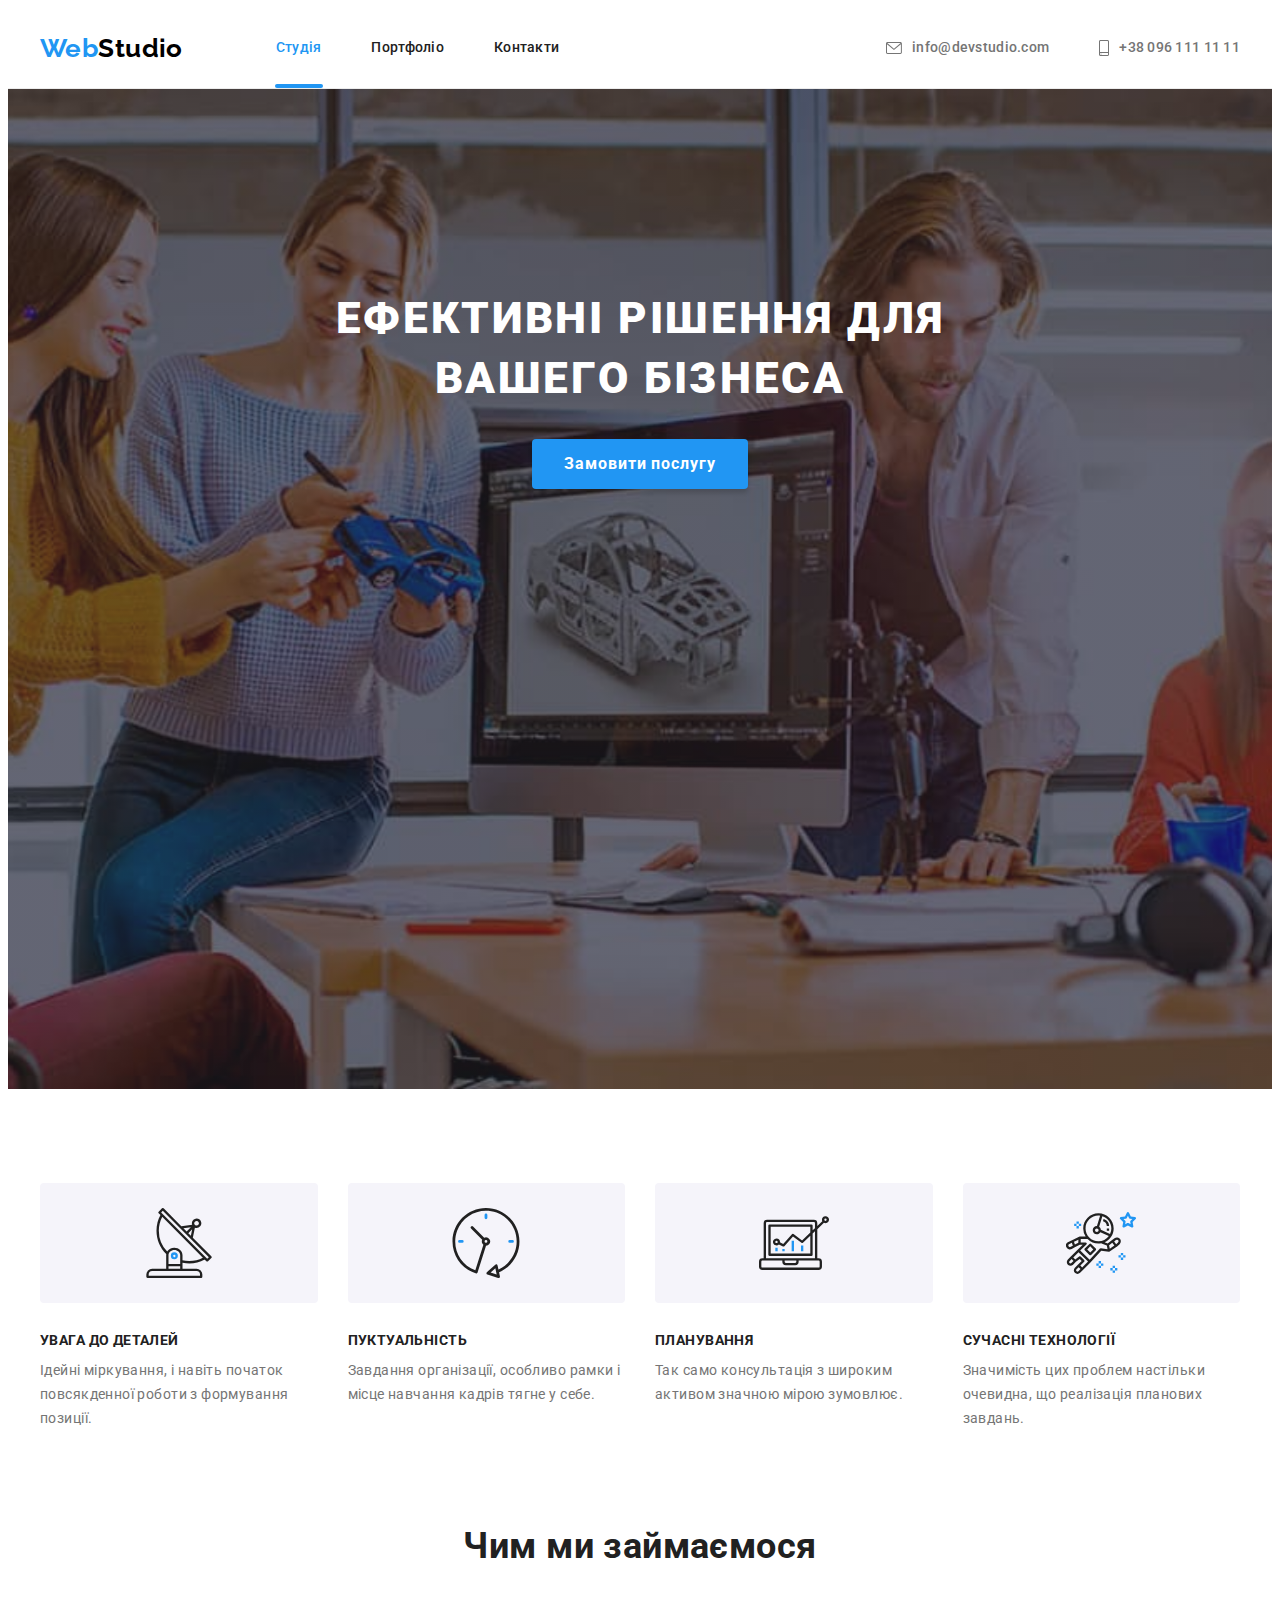
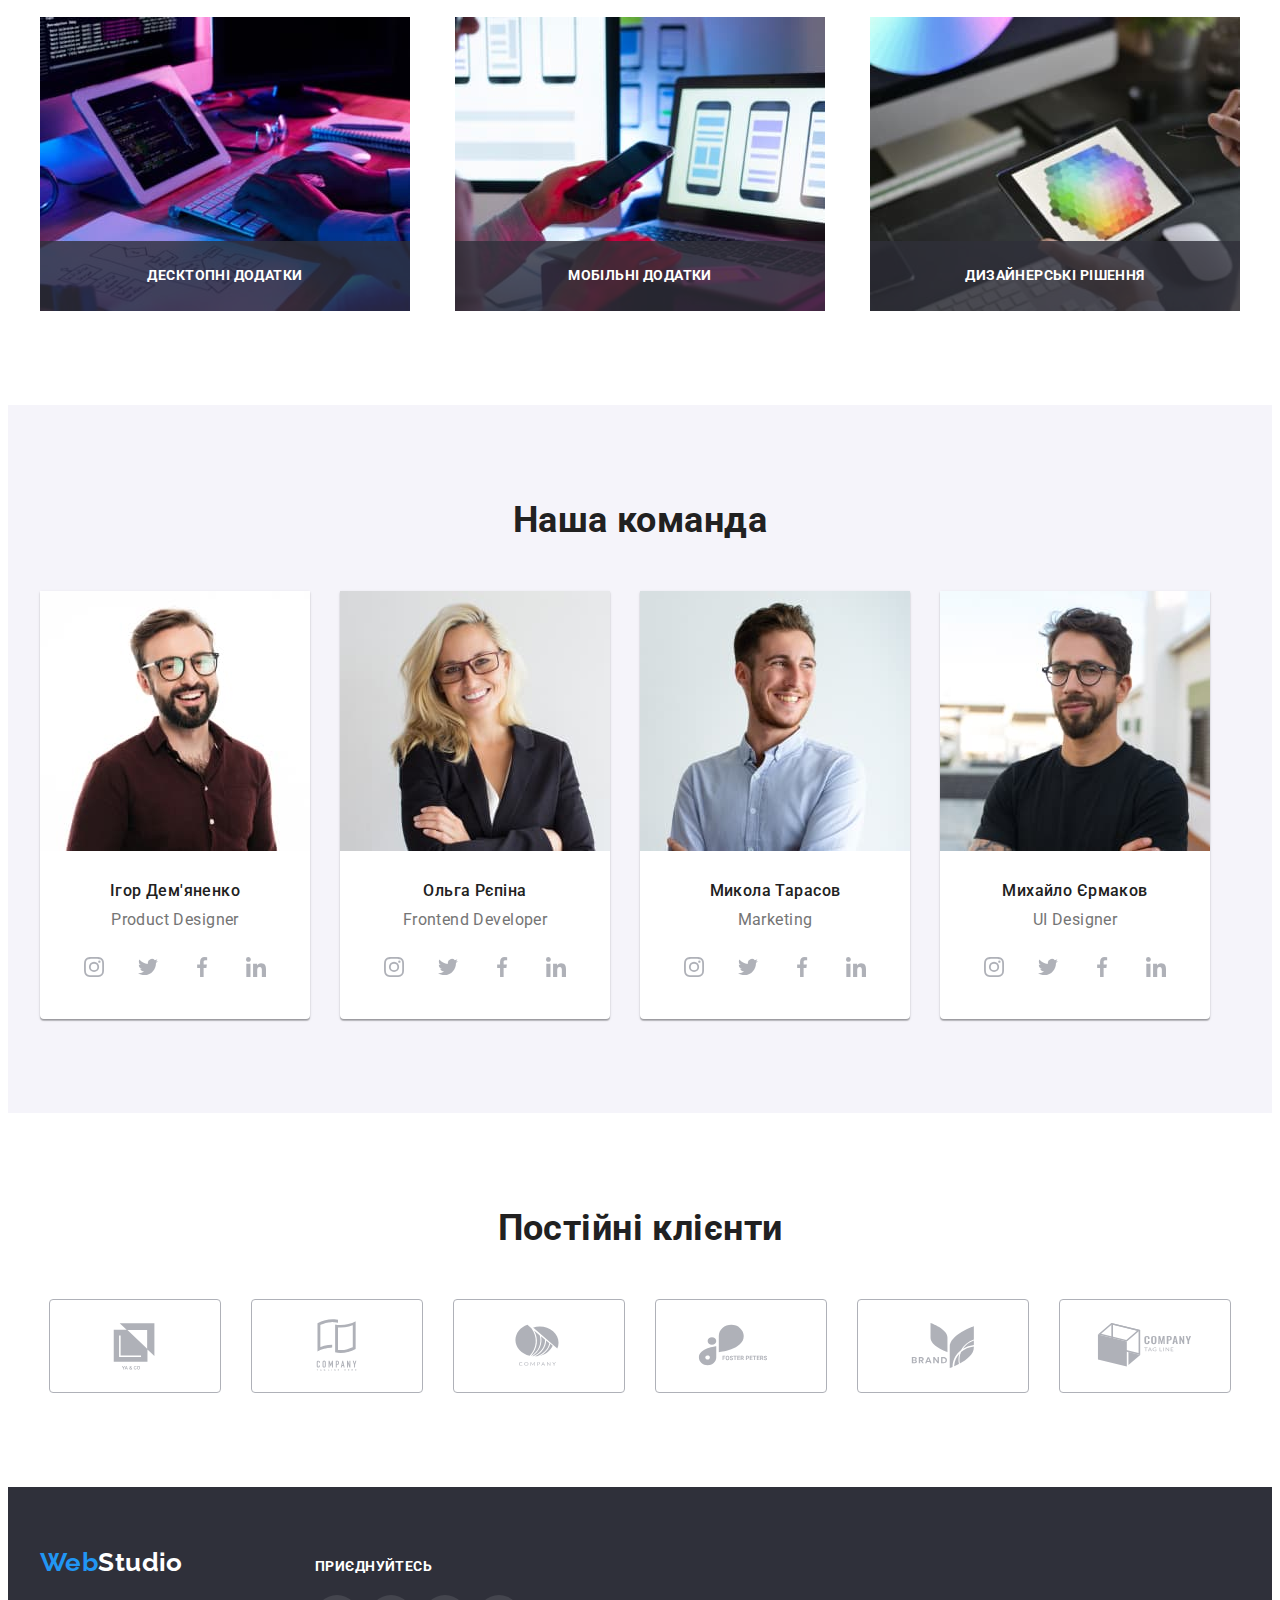
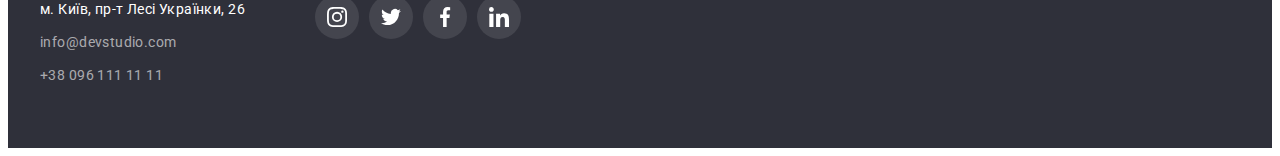
<file: index.html>
<!DOCTYPE html>
<html lang="uk">
<head>
    <meta charset="UTF-8">
    <meta http-equiv="X-UA-Compatible" content="IE=edge">
    <meta name="viewport" content="width=device-width, initial-scale=1.0">
    <title>Студія</title>
    <link href="https://fonts.googleapis.com/css2?family=Raleway:wght@700&family=Roboto:wght@400;500;700;900&display=swap"
        rel="stylesheet">
    <link rel="stylesheet" href="https://cdnjs.cloudflare.com/ajax/libs/modern-normalize/1.1.0/modern-normalize.min.css"
        integrity="sha512-wpPYUAdjBVSE4KJnH1VR1HeZfpl1ub8YT/NKx4PuQ5NmX2tKuGu6U/JRp5y+Y8XG2tV+wKQpNHVUX03MfMFn9Q=="
        crossorigin="anonymous" referrerpolicy="no-referrer">
    <link rel="stylesheet" href="./css/styles.css">
</head>
<body>

    <header>
        <div class="container logo-flex">
            <nav class="site-nav">
                <a href="./index.html" class="logo">
                    <span class="logo accent">Web</span>Studio
                </a>
                <ul class="nav-list style-list">
                    <li class="item"><a href="./index.html" class="list current first">Студія</a></li>
                    <li class="item"><a href="./portfolio.html" class="list">Портфоліо</a></li>
                    <li class="item"><a href="" class="list">Контакти</a></li>
                </ul>
            </nav>
            <div class="contacts-flex">
                <ul class="header-contacts style-list">
                    <li class="item">
                        <a href="mailto:info@devstudio.com" class="list link-contacts"><svg width="16" height="12"
                                class="svg-contacts mail">
                                <use href="./images/sprite.svg#email"></use>
                            </svg>info@devstudio.com</a>
    
                    </li>
                    <li class="item">
                        <a href="tel:+380961111111" class="list link-contacts"><svg width="10" height="16" class="svg-contacts tel">
                                <use href="./images/sprite.svg#smartphone"></use>
                            </svg>+38 096 111 11 11</a>
                    </li>
                </ul>
            </div>
        </div>
    </header>

    <main>
        <section class="overlay">
            <div class="hero">
                <h1 class="hero-title">Ефективні рішення для вашего бізнеса</h1>
                <button data-modal-open type="button" class="btn-hero">Замовити послугу</button>
            </div>
        </section>

        <section class="benefits section padding-no">
            <div class="container">
                <h2 class="visually-hidden">Переваги</h2>
                    <ul class="benefits-list style-list"> 
                        <li class="benefit-card">
                            <div class="benefit-img">
                                <svg width="70" height="70" class="benefit-svg">
                                    <use href="./images/sprite.svg#antenna"></use>
                                </svg>
                            </div>
                            <h3 class="title">Увага до деталей</h3>
                            <p class="benefits-descr">Ідейні міркування, і навіть початок повсякденної роботи з формування позиції.</p>
                        </li>
                        <li class="benefit-card">
                            <div class="benefit-img">
                                <svg width="70" height="70" class="benefit-svg">
                                    <use href="./images/sprite.svg#clock"></use>
                                </svg>
                            </div>
                            <h3 class="title">Пуктуальність</h3>
                            <p class="benefits-descr">Завдання організації, особливо рамки і місце навчання кадрів тягне у себе.</p>
                        </li>
                        <li class="benefit-card">
                            <div class="benefit-img">
                                <svg width="70" height="70" class="benefit-svg">
                                    <use href="./images/sprite.svg#diagram"></use>
                                </svg>
                            </div>
                            <h3 class="title">Планування</h3>
                            <p class="benefits-descr">Так само консультація з широким активом значною мірою зумовлює.</p>
                        </li>
                        <li class="benefit-card">
                            <div class="benefit-img">
                                <svg width="70" height="70" class="benefit-svg">
                                    <use href="./images/sprite.svg#astronaut"></use>
                                </svg>
                            </div>
                            <h3 class="title">Сучасні технології</h3>
                            <p class="benefits-descr">Значимість цих проблем настільки очевидна, що реалізація планових завдань.</p>
                        </li>
                    </ul>
            </div>
        </section>

        <section class="work section">
            <div class="container">
                <h2 class="work-title">Чим ми займаємося</h2>
                <ul class="work-list style-list">
                    <li class="work-card">
                        <div class="work-thumb">
                            <img src="./images/do1.jpg" alt="Працююча людина з планшетом, набирає код" width="370" class="img-space-no">
                            <h3 class="work-descr">Десктопні додатки</h3>
                        </div>
                    </li>
                    <li class="work-card">
                        <div class="work-thumb">
                            <img src="./images/do2.jpg" alt="Людина працює з телефоном та ноутбуком, на екрані дизайн блоків" width="370" class="img-space-no">
                            <h3 class="work-descr">Мобільні додатки</h3>
                        </div>
                    </li>
                    <li class="work-card">
                        <div class="work-thumb">
                            <img src="./images/do3.jpg" alt="Людина з планшетом, на екрані кольорова палітра" width="370" class="img-space-no">
                            <h3 class="work-descr">Дизайнерські рішення</h3>
                        </div>
                    </li>
                </ul>
                </div>
        </section>

        <section class="team  section">
            <div class="container">
                <h2 class="team-title">Наша команда</h2>
                <ul class="team-list style-list">
                    <li class="team-card">
                        <img src="./images/member1.jpg" alt="Член команди 1" width="270" class="img-space-no">
                        <div class="team-box">
                            <h3 class="member-name">Ігор Дем'яненко</h3>
                            <p lang="en" class="member-descr">Product Designer</p>
                            <ul class="social-net-flex style-list">
                                <li class="item">
                                    <a href="#" class="link-social-net">
                                        <svg class="svg-social-net">
                                            <use href="./images/sprite.svg#instagram"></use>
                                        </svg>
                                    </a>
                                </li>
                                <li class="item">
                                    <a href="#" class="link-social-net">
                                        <svg class="svg-social-net">
                                            <use href="./images/sprite.svg#twitter"></use>
                                        </svg>
                                    </a>
                                </li>
                                <li class="item">
                                    <a href="#" class="link-social-net">
                                        <svg class="svg-social-net">
                                            <use href="./images/sprite.svg#facebook"></use>
                                        </svg>
                                    </a>
                                </li>
                                <li class="item">
                                    <a href="#" class="link-social-net">
                                        <svg class="svg-social-net">
                                            <use href="./images/sprite.svg#linkedin"></use>
                                        </svg>
                                    </a>
                                </li>
                            </ul>
                        </div>
                    </li>
                    <li class="team-card">
                        <img src="./images/member2.jpg" alt="Член команди 2" width="270" class="img-space-no">
                        <div class="team-box">
                            <h3 class="member-name">Ольга Рєпіна</h3>
                            <p lang="en" class="member-descr">Frontend Developer</p>
                            <ul class="social-net-flex style-list">
                                <li class="item">
                                    <a href="#" class="link-social-net">
                                        <svg class="svg-social-net">
                                            <use href="./images/sprite.svg#instagram"></use>
                                        </svg>
                                    </a>
                                </li>
                                <li class="item">
                                    <a href="#" class="link-social-net">
                                        <svg class="svg-social-net">
                                            <use href="./images/sprite.svg#twitter"></use>
                                        </svg>
                                    </a>
                                </li>
                                <li class="item">
                                    <a href="#" class="link-social-net">
                                        <svg class="svg-social-net">
                                            <use href="./images/sprite.svg#facebook"></use>
                                        </svg>
                                    </a>
                                </li>
                                <li class="item">
                                    <a href="#" class="link-social-net">
                                        <svg class="svg-social-net">
                                            <use href="./images/sprite.svg#linkedin"></use>
                                        </svg>
                                    </a>
                                </li>
                            </ul>
                        </div> 
                    </li>
                    <li class="team-card">
                        <img src="./images/member3.jpg" alt="Член команди 3" width="270" class="img-space-no">
                        <div class="team-box">
                            <h3 class="member-name">Микола Тарасов</h3>
                            <p lang="en" class="member-descr">Marketing</p>
                            <ul class="social-net-flex style-list">
                                <li class="item">
                                    <a href="#" class="link-social-net">
                                        <svg class="svg-social-net">
                                            <use href="./images/sprite.svg#instagram"></use>
                                        </svg>
                                    </a>
                                </li>
                                <li class="item">
                                    <a href="#" class="link-social-net">
                                        <svg class="svg-social-net">
                                            <use href="./images/sprite.svg#twitter"></use>
                                        </svg>
                                    </a>
                                </li>
                                <li class="item">
                                    <a href="#" class="link-social-net">
                                        <svg class="svg-social-net">
                                            <use href="./images/sprite.svg#facebook"></use>
                                        </svg>
                                    </a>
                                </li>
                                <li class="item">
                                    <a href="#" class="link-social-net">
                                        <svg class="svg-social-net">
                                            <use href="./images/sprite.svg#linkedin"></use>
                                        </svg>
                                    </a>
                                </li>
                            </ul>
                        </div> 
                    </li>
                    <li class="team-card">
                        <img src="./images/member4.jpg" alt="Член команди 4" width="270" class="img-space-no">
                        <div class="team-box">
                            <h3 class="member-name">Михайло Єрмаков</h3>
                            <p lang="en" class="member-descr">UI Designer</p>
                            <ul class="social-net-flex style-list">
                                <li class="item">
                                    <a href="#" class="link-social-net">
                                        <svg class="svg-social-net">
                                            <use href="./images/sprite.svg#instagram"></use>
                                        </svg>
                                    </a>
                                </li>
                                <li class="item">
                                    <a href="#" class="link-social-net">
                                        <svg class="svg-social-net">
                                            <use href="./images/sprite.svg#twitter"></use>
                                        </svg>
                                    </a>
                                </li>
                                <li class="item">
                                    <a href="#" class="link-social-net">
                                        <svg class="svg-social-net">
                                            <use href="./images/sprite.svg#facebook"></use>
                                        </svg>
                                    </a>
                                </li>
                                <li class="item">
                                    <a href="#" class="link-social-net">
                                        <svg class="svg-social-net">
                                            <use href="./images/sprite.svg#linkedin"></use>
                                        </svg>
                                    </a>
                                </li>
                            </ul>
                        </div> 
                    </li>
                </ul>
            </div>
        </section>
        <section class="section">
            <div class="container">
                <h2 class="clients-title">Постійні клієнти</h2>
                <ul class="style-list clients-logo">
                    <li class="item">
                        <a href="#" class="link-client">
                            <svg class="svg-client">
                                <use href="./images/sprite.svg#client1"></use>
                            </svg>
                        </a>
                    </li>
                    <li class="item">
                        <a href="#" class="link-client">
                            <svg class="svg-client">
                                <use href="./images/sprite.svg#client2"></use>
                            </svg>
                        </a>
                    </li>
                    <li class="item">
                        <a href="#" class="link-client">
                            <svg class="svg-client">
                                <use href="./images/sprite.svg#client3"></use>
                            </svg>
                        </a>
                    </li>
                    <li class="item">
                        <a href="#" class="link-client">
                            <svg class="svg-client">
                                <use href="./images/sprite.svg#client4"></use>
                            </svg>
                        </a>
                    </li>
                    <li class="item">
                        <a href="#" class="link-client">
                            <svg class="svg-client">
                                <use href="./images/sprite.svg#client5"></use>
                            </svg>
                        </a>
                    </li>
                    <li class="item">
                        <a href="#" class="link-client">
                            <svg class="svg-client">
                                <use href="./images/sprite.svg#client6"></use>
                            </svg>
                        </a>
                    </li>
                </ul>
            </div>
        </section>

    </main>

    <footer class="footer">
        <div class="container cont-footer">
            <div class="footer-colum1">
                <a href="./index.html" class="logo footer">
                    <span class="logo accent">Web</span>Studio
                </a>
                <address>
                    <ul class="footer-list style-list">
                        <li class="footer-item"><a href="https://goo.gl/maps/CPtrU1FHBa2aNyZL9" target="_blank" rel="noopener noreferrer nofollow" class="footer-map">м. Київ, пр-т Лесі Українки, 26</a></li>
                        <li class="footer-item"><a href="mailto:info@devstudio.com" class="footer-mail">info@devstudio.com</a></li>
                        <li class="footer-item"><a href="tel:+380961111111" class="footer-tel">+38 096 111 11 11</a></li>
                    </ul>
                </address>
            </div>
            <div class="footer-colum2">
                <p class="footer-link-title">Приєднуйтесь</p>
                <ul class="social-net-flex style-list">
                    <li class="item">
                        <a href="#" class="link-social-net link-sn-footer">
                            <svg class="svg-social-net net-footer">
                                <use href="./images/sprite.svg#instagram"></use>
                            </svg>
                        </a>
                    </li>
                    <li class="item">
                        <a href="#" class="link-social-net link-sn-footer">
                            <svg class="svg-social-net net-footer">
                                <use href="./images/sprite.svg#twitter"></use>
                            </svg>
                        </a>
                    </li>
                    <li class="item">
                        <a href="#" class="link-social-net link-sn-footer">
                            <svg class="svg-social-net net-footer">
                                <use href="./images/sprite.svg#facebook"></use>
                            </svg>
                        </a>
                    </li>
                    <li class="item">
                        <a href="#" class="link-social-net link-sn-footer">
                            <svg class="svg-social-net net-footer">
                                <use href="./images/sprite.svg#linkedin"></use>
                            </svg>
                        </a>
                    </li>
                </ul>
            </div>
        </div>
    </footer>

    <div data-modal class="backdrop is-hidden">
        <div class="modal">
            <button data-modal-close class="close-btn"> 
                <div><img src="./images/close.svg"></div>
            </button>
        </div>
    </div>
    <script src="./modal.js"></script>
</body>
</html>
</file>
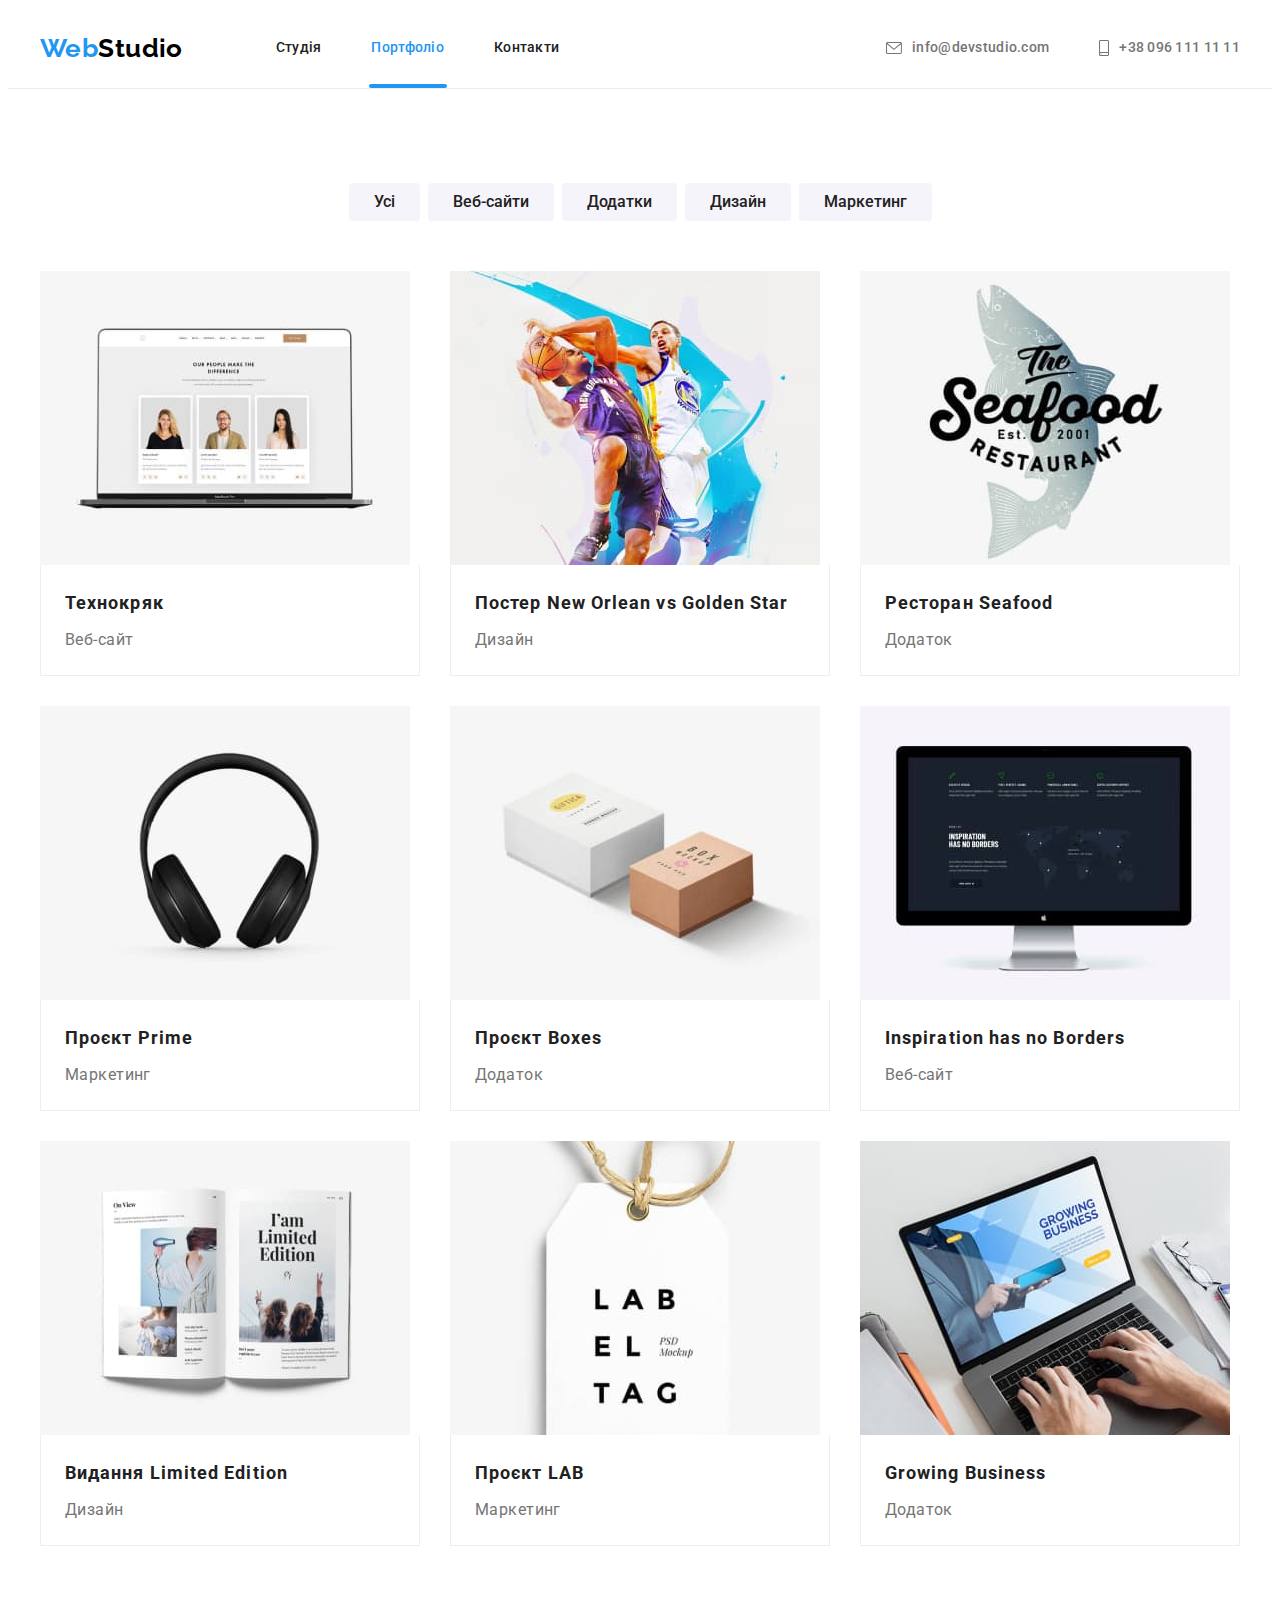
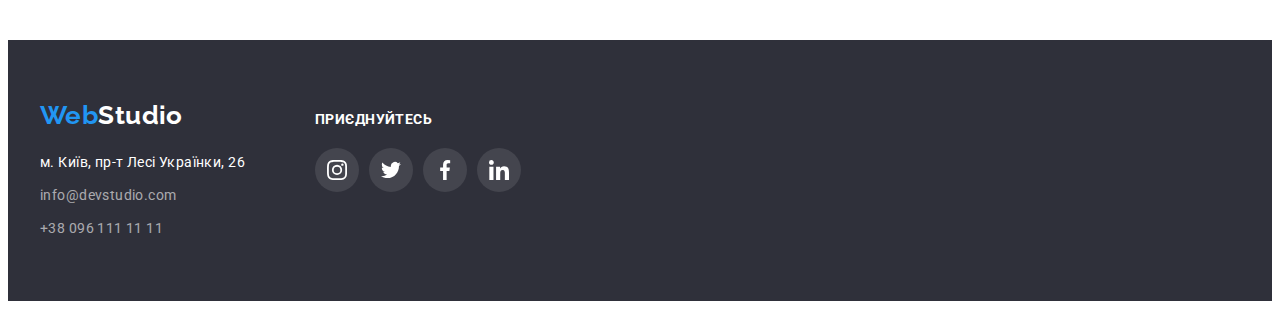
<file: portfolio.html>
<!DOCTYPE html>
<html lang="uk">

<head>
    <meta charset="UTF-8">
    <meta http-equiv="X-UA-Compatible" content="IE=edge">
    <meta name="viewport" content="width=device-width, initial-scale=1.0">
    <title>Портфоліо</title>
    <link href="https://fonts.googleapis.com/css2?family=Raleway:wght@700&family=Roboto:wght@400;500;700;900&display=swap"
        rel="stylesheet">
    <link rel="stylesheet" href="https://cdnjs.cloudflare.com/ajax/libs/modern-normalize/1.1.0/modern-normalize.min.css"
        integrity="sha512-wpPYUAdjBVSE4KJnH1VR1HeZfpl1ub8YT/NKx4PuQ5NmX2tKuGu6U/JRp5y+Y8XG2tV+wKQpNHVUX03MfMFn9Q=="
        crossorigin="anonymous" referrerpolicy="no-referrer" />
    <link rel="stylesheet" href="./css/styles.css">
</head>

<body>

    <header>
        <div class="container logo-flex">
            <nav class="site-nav">
                <a href="./index.html" class="logo">
                    <span class="logo accent">Web</span>Studio
                </a>
                <ul class="nav-list style-list">
                    <li class="item"><a href="./index.html" class="list">Студія</a></li>
                    <li class="item"><a href="./portfolio.html" class="list current second">Портфоліо</a></li>
                    <li class="item"><a href="" class="list">Контакти</a></li>
                </ul>
            </nav>
            <div class="contacts-flex">
                <ul class="header-contacts style-list">
                    <li class="item">
                        <a href="mailto:info@devstudio.com" class="list link-contacts"><svg width="16" height="12"
                                class="svg-contacts mail">
                                <use href="./images/sprite.svg#email"></use>
                            </svg>info@devstudio.com</a>
    
                    </li>
                    <li class="item">
                        <a href="tel:+380961111111" class="list link-contacts"><svg width="10" height="16"
                                class="svg-contacts tel">
                                <use href="./images/sprite.svg#smartphone"></use>
                            </svg>+38 096 111 11 11</a>
                    </li>
                </ul>
            </div>
        </div>
    </header>

    <main>
        <section class="section">
            <div class="container">
                <h1 class="visually-hidden">Портфоліо</h1>
                <ul class="filter-list style-list">
                    <li><button type="button" class="btn-list">Усі</button></li>
                    <li><button type="button" class="btn-list">Веб-сайти</button></li>
                    <li><button type="button" class="btn-list">Додатки</button></li>
                    <li><button type="button" class="btn-list">Дизайн</button></li>
                    <li><button type="button" class="btn-list btn-no-margin">Маркетинг</button></li>
                </ul>
                
                <ul class="projects style-list">
                    <li class="projects-card shadow">
                        <div class="portfolio-thumb">
                            <div class="portfolio-overlay">
                                <p class="portfolio-desc">Ресурс пропонує комплексні пропозиції з різним рівнем функціоналу та сервісів. Все це дозволить відвідувачу отримати
                                вичерпні відомості про компанію чи приватну особу.</p>
                            </div>
                            <img src="./images/project1.jpg" alt="Ноутбук на екрані якого веб-сайт" width="370" class="img-space-no">
                        </div>
                        <div class="border-card">
                            <h2 class="project-title">Технокряк</h2>
                            <p class="type-project">Веб-сайт</p>
                        </div>
                    </li>
                    <li class="projects-card shadow">
                        <div class="portfolio-thumb">
                            <div class="portfolio-overlay">
                                <p class="portfolio-desc">Ресурс пропонує комплексні пропозиції з різним рівнем функціоналу та сервісів. Все це дозволить відвідувачу отримати вичерпні відомості про компанію чи приватну особу.
                                </p>
                            </div>
                            <img src="./images/project2.jpg" alt="Два волейболіста з мячем" width="370" class="img-space-no">
                        </div>
                        <div class="border-card">
                            <h2 class="project-title">Постер New Orlean vs Golden Star</h2>
                            <p class="type-project">Дизайн</p>
                        </div>
                    </li>
                    <li class="projects-card shadow">
                        <div class="portfolio-thumb">
                            <div class="portfolio-overlay">
                                <p class="portfolio-desc">Ресурс пропонує комплексні пропозиції з різним рівнем функціоналу та сервісів. Все це
                                    дозволить відвідувачу отримати вичерпні відомості про компанію чи приватну особу.
                                </p>
                            </div>
                            <img src="./images/project3.jpg" alt="Логотип ресторану в вигляді риби" width="370" class="img-space-no">
                        </div>
                        <div class="border-card">
                            <h2 class="project-title">Ресторан Seafood</h2>
                            <p class="type-project">Додаток</p>
                        </div>
                    </li>
                    <li class="projects-card shadow">
                        <div class="portfolio-thumb">
                            <div class="portfolio-overlay">
                                <p class="portfolio-desc">Ресурс пропонує комплексні пропозиції з різним рівнем функціоналу та сервісів. Все це
                                    дозволить відвідувачу отримати вичерпні відомості про компанію чи приватну особу.
                                </p>
                            </div>
                            <img src="./images/project4.jpg" alt="Наушники" width="370" class="img-space-no">
                        </div>
                        <div class="border-card">
                            <h2 class="project-title">Проєкт Prime</h2>
                            <p class="type-project">Маркетинг</p>
                        </div>
                    </li>
                    <li class="projects-card shadow">
                        <div class="portfolio-thumb">
                            <div class="portfolio-overlay">
                                <p class="portfolio-desc">Ресурс пропонує комплексні пропозиції з різним рівнем функціоналу та сервісів. Все це
                                    дозволить відвідувачу отримати вичерпні відомості про компанію чи приватну особу.
                                </p>
                            </div>
                            <img src="./images/project5.jpg" alt="Дві коробки" width="370" class="img-space-no">
                        </div>
                        <div class="border-card">
                            <h2 class="project-title">Проєкт Boxes</h2>
                            <p class="type-project">Додаток</p>
                        </div>
                    </li>
                    <li class="projects-card shadow">
                        <div class="portfolio-thumb">
                            <div class="portfolio-overlay">
                                <p class="portfolio-desc">Ресурс пропонує комплексні пропозиції з різним рівнем функціоналу та сервісів. Все це
                                    дозволить відвідувачу отримати вичерпні відомості про компанію чи приватну особу.
                                </p>
                            </div>
                            <img src="./images/project6.jpg" alt="Комп'ютер Apple" width="370" class="img-space-no">
                        </div>
                        <div class="border-card">
                            <h2 lang="en" class="project-title">Inspiration has no Borders</h2>
                            <p class="type-project">Веб-сайт</p>
                        </div>
                    </li>
                    <li class="projects-card shadow">
                        <div class="portfolio-thumb">
                            <div class="portfolio-overlay">
                                <p class="portfolio-desc">Ресурс пропонує комплексні пропозиції з різним рівнем функціоналу та сервісів. Все це
                                    дозволить відвідувачу отримати вичерпні відомості про компанію чи приватну особу.
                                </p>
                            </div>
                            <img src="./images/project7.jpg" alt="Розгорнутий журнал" width="370" class="img-space-no">
                        </div>
                        <div class="border-card">
                            <h2 class="project-title">Видання Limited Edition</h2>
                            <p class="type-project">Дизайн</p>
                        </div>
                    </li>
                    <li class="projects-card shadow">
                        <div class="portfolio-thumb">
                            <div class="portfolio-overlay">
                                <p class="portfolio-desc">Ресурс пропонує комплексні пропозиції з різним рівнем функціоналу та сервісів. Все це
                                    дозволить відвідувачу отримати вичерпні відомості про компанію чи приватну особу.
                                </p>
                            </div>
                            <img src="./images/project8.jpg" alt="Етикетка з написом LAB EL TAG" width="370" class="img-space-no">
                        </div>
                        <div class="border-card">
                            <h2 class="project-title">Проєкт LAB</h2>
                            <p class="type-project">Маркетинг</p>
                        </div>
                    </li>
                    <li class="projects-card shadow">
                        <div class="portfolio-thumb">
                            <div class="portfolio-overlay">
                                <p class="portfolio-desc">Ресурс пропонує комплексні пропозиції з різним рівнем функціоналу та сервісів. Все це
                                    дозволить відвідувачу отримати вичерпні відомості про компанію чи приватну особу.
                                </p>
                            </div>
                            <img src="./images/project9.jpg" alt="Людина працює за ноутбуком" width="370" class="img-space-no"> 
                        </div>
                        <div class="border-card">
                            <h2 lang="en" class="project-title">Growing Business</h2>
                            <p class="type-project">Додаток</p>
                        </div>
                    </li>
                </ul>
            </div>
        </section>
    </main>

    <footer class="footer">
        <div class="container cont-footer">
            <div class="footer-colum1">
                <a href="./index.html" class="logo footer">
                    <span class="logo accent">Web</span>Studio
                </a>
                <address>
                    <ul class="footer-list style-list">
                        <li class="footer-item"><a href="https://goo.gl/maps/CPtrU1FHBa2aNyZL9" target="_blank"
                                rel="noopener noreferrer nofollow" class="footer-map">м. Київ, пр-т Лесі Українки, 26</a>
                        </li>
                        <li class="footer-item"><a href="mailto:info@devstudio.com"
                                class="footer-mail">info@devstudio.com</a></li>
                        <li class="footer-item"><a href="tel:+380961111111" class="footer-tel">+38 096 111 11 11</a></li>
                    </ul>
                </address>
            </div>
            <div class="footer-colum2">
                <p class="footer-link-title">Приєднуйтесь</p>
                <ul class="social-net-flex style-list">
                    <li class="item">
                        <a href="#" class="link-social-net link-sn-footer">
                            <svg class="svg-social-net net-footer">
                                <use href="./images/sprite.svg#instagram"></use>
                            </svg>
                        </a>
                    </li>
                    <li class="item">
                        <a href="#" class="link-social-net link-sn-footer">
                            <svg class="svg-social-net net-footer">
                                <use href="./images/sprite.svg#twitter"></use>
                            </svg>
                        </a>
                    </li>
                    <li class="item">
                        <a href="#" class="link-social-net link-sn-footer">
                            <svg class="svg-social-net net-footer">
                                <use href="./images/sprite.svg#facebook"></use>
                            </svg>
                        </a>
                    </li>
                    <li class="item">
                        <a href="#" class="link-social-net link-sn-footer">
                            <svg class="svg-social-net net-footer">
                                <use href="./images/sprite.svg#linkedin"></use>
                            </svg>
                        </a>
                    </li>
                </ul>
            </div>
        </div>
    </footer>


</body>

</html>
</file>
<file: css/styles.css>
:root {
--primary-text-color: #757575;
--secondary-text-color: #212121;
--accent-color: #2196F3;
--primary-white-color: #FFFFFF;
--secondary-bgrc: #2F303A;
--third-bgr: #F5F4FA;
--border-header-color: #ECECEC;
--border-card-color: #EEEEEE;
--bgc-hero: #C4C4C4;
--btn-hero-active: #188CE8;
--link-color: #AFB1B8;
}


body {
    background-color: var(--primary-white-color);
    color: var(--primary-text-color);
    font-family: 'Roboto', sans-serif;
    font-size: 14px;
    letter-spacing: 0.03em;
}


.container {
    width: 1200px;
    padding-left: 15px;
    padding-right: 15px;
    margin: 0 auto;
}

.section {
    padding-top: 94px;
    padding-bottom: 94px;
}

.style-list {
    list-style-type: none;
    margin-top: 0;
    margin-bottom: 0;
    padding-left: 0;
}

.img-space-no {
    display: block;
}

/* Header */

header {
    border-bottom: 1px solid;
    border-bottom-color: var(--border-header-color);
}

.logo-flex,
.site-nav,
.nav-list,
.header-contacts {
    display: flex;
    align-items: center;
}


.logo {
    color: #000;
    text-decoration: none;
    font-family: 'Raleway';
    font-weight: 700;
    font-size: 26px;
    line-height: 1.19;
}

.logo.accent {
    color: var(--accent-color);
}

.nav-list {
    margin-left: 93px;
}

.nav-list .item + .item,
.header-contacts .item + .item {
    margin-left: 50px;
}

.nav-list .list {
    display: inline-block;
    padding-top: 32px;
    padding-bottom: 32px;

    color: var(--secondary-text-color);
    text-decoration: none;
    font-weight: 500;
    line-height: 1.14;
    letter-spacing: 0.02em;
    transition: color 250ms cubic-bezier(0.4, 0, 0.2, 1);
}

.list.current {
    color: var(--accent-color);
    align-items: center;
}

.nav-list .item {
    position: relative;
}

.list.current::after {
    position: absolute;
    bottom: 0;
    left: 50%;
    transform: translate(-50%);

    content: "";
    display: block;
    height: 4px;
    background-color: var(--accent-color);
    border-radius: 2px; 
}

.list.current.first::after {
    width: 48px;
}

.list.current.second::after {
    width: 78px;
}



.contacts-flex {
    margin-left: auto;
}

.header-contacts .list {
    padding-top: 32px;
    padding-bottom: 32px;
    display: flex;

    color: var(--primary-text-color);
    text-decoration: none;
    font-weight: 500;
    line-height: 1.14;
    letter-spacing: 0.02em;
    text-align: center;
    transition: color 250ms cubic-bezier(0.4, 0, 0.2, 1);
}

.svg-contacts {
    fill: currentColor;
    margin-right: 10px;
}

.link-contacts {
    display: flex;
    align-items: center;
}

.nav-list .list:hover,
.nav-list .list:focus,
.header-contacts .list:hover,
.header-contacts .list:focus {
    color: var(--accent-color);
}


/* Hero */
.overlay {
    height: 600px;
    max-width: 1600px;
    margin-left: auto;
    margin-right: auto;
    background-image: linear-gradient(
        to right,
        rgba(47, 48, 58, 0.4),
        rgba(47, 48, 58, 0.4)), 
        url(../images/herobg.jpg);
    background-size: cover;
    background-position: center;
    padding-top: 200px;
    padding-bottom: 200px;
    background-color: var(--bgc-hero);
}

.hero {
    text-align: center;
}


.hero-title {
    margin: 0 auto 30px auto;

    color: var(--primary-white-color);
    font-weight: 900;
    font-size: 44px;
    line-height: 1.36;
    letter-spacing: 0.06em;
    text-transform: uppercase;
    max-width: 696px;
}

.btn-hero {
    cursor: pointer;
    color: var(--primary-white-color);
    background-color: var(--accent-color);
    font-weight: 700;
    font-size: 16px;
    line-height: 1.88;
    letter-spacing: 0.06em;
    font-family: 'Roboto';
    border-radius: 4px;
    border: none;
    box-shadow: 0px 4px 4px rgba(0, 0, 0, 0.15);
    padding: 10px 32px;
    transition: background-color 250ms cubic-bezier(0.4, 0, 0.2, 1);
}

.btn-hero:active,
.btn-hero:hover {
    background-color: var(--btn-hero-active);
}

/* Benefits  and do (title)*/ 

.visually-hidden {
    position: absolute;
    white-space: nowrap;
    width: 1px;
    height: 1px;
    overflow: hidden;
    border: 0;
    padding: 0;
    clip: rect(0 0 0 0);
    clip-path: inset(50%);
    margin: -1px;
}

.benefits-list {
    display: flex;
}

.benefit-card {
    width: calc((100% - 90px)/4);
}

.benefit-card:not(:last-of-type) {
    margin-right: 30px;
}

.benefit-img {
    background-color: var(--third-bgr);
    border-radius: 4px;
    display: flex;
    align-items: center;
    justify-content: center;
    height: 120px;
}

.benefit-svg {
    display: block;
}

.benefits-list .title {
    margin-top: 30px;
    margin-bottom: 10px;

    color: var(--secondary-text-color);
    font-weight: 700;
    font-size: 14px;
    line-height: 1.14;
    text-transform: uppercase;
}

.benefits-descr {
    margin-top: 0;
    margin-bottom: 0;

    line-height: 1.71;
}

.section.padding-no {
    padding-bottom: 0;
}
/* What we do */

.work-list {
    display: flex;
    justify-content: space-between;
}

.work-title,
.team-title,
.clients-title {
    margin-top: 0;
    margin-bottom: 50px;
    text-align: center;

    color: var(--secondary-text-color);
    font-weight: 700;
    font-size: 36px;
    line-height: 1.17;
}
.work-thumb {
    position: relative;
}

.work-thumb::before {
    position: absolute;
    bottom: 0;
    left: 0;
    display: inline-block;
    content: "";
    width: 100%;
    height: 70px;
    background: rgba(47, 48, 58, 0.8);
}

.work-descr {
    position: absolute;
    bottom: 27px;
    left: 50%;
    transform: translate(-50%, 0);
    margin: 0;
    max-width: 19x;

    text-transform: uppercase;
    font-weight: 700;
    font-size: 14px;
    line-height: 1.14;
    color: var(--primary-white-color);
}

/* Team */
.team {
    background-color: var(--third-bgr);
}

.team-list {
    display: flex;
}

.team-card {
    text-align: center;
    width: 270px;

    box-shadow: 0px 1px 3px rgba(0, 0, 0, 0.12), 0px 1px 1px rgba(0, 0, 0, 0.14), 0px 2px 1px rgba(0, 0, 0, 0.2);
    border-radius: 0px 0px 4px 4px;
    background-color: var(--primary-white-color);
    
}

.team-card:not(:last-of-type) {
    margin-right: 30px;
}

.team-box {
    padding-top: 30px;
    padding-bottom: 30px;
}

.member-name {
    margin-bottom: 10px;
    margin-top: 0;

    color: var(--secondary-text-color);
    font-weight: 500;
    font-size: 16px;
    line-height: 1.19;
}

.member-descr {
    margin-top: 0;
    margin-bottom: 16px;
    
    font-size: 16px;
    line-height: 1.19;
}

/* Social-links */

.link-social-net {
    display: flex;
    height: 44px;
    width: 44px;
    border-radius: 50%;
    align-items: center;
    justify-content: center;
    color: var(--link-color);
    transition: color 250ms cubic-bezier(0.4, 0, 0.2, 1), background-color 250ms cubic-bezier(0.4, 0, 0.2, 1);;
}


.svg-social-net.net-footer {
    fill: var(--primary-white-color);
}

.social-net-flex,
.social-net-flex .item {
    display: flex;
}

.team-box > .social-net-flex {
    justify-content: center;
}

.social-net-flex > .item + .item {
    margin-left: 10px;
}

.link-social-net.link-sn-footer {
    background-color: rgba(255, 255, 255, 0.1);
}

.svg-social-net {
    width: 20px;
    height: 20px;
    fill: currentColor;
}

.item .link-social-net:hover,
.item .link-social-net:focus {
    background-color: var(--accent-color);
    color: var(--primary-white-color);
}


/* Clients */

.clients-logo {
    display: flex;
    justify-content: center;

}


.svg-client {
    width: 106px;
    height: 60px;
    fill: currentColor;
}

.clients-logo > .item + .item {
    margin-left: 30px;
}

.link-client {
    border: 1px solid;
    border-color: var(--link-color);
    border-radius: 4px;
    display: flex;
    align-items: center;
    justify-content: center;
    height: 92px;
    width: 170px;
    color: var(--link-color);
    transition: color 250ms cubic-bezier(0.4, 0, 0.2, 1), border-color 250ms cubic-bezier(0.4, 0, 0.2, 1);;
}

.link-client:hover,
.link-client:focus {
    border-color: var(--accent-color);
    color: var(--accent-color);
}


/* Footer */

footer {
    background-color: var(--secondary-bgrc);
    padding-top: 60px;
    padding-bottom: 60px;
}


.logo.footer {
    margin-bottom: 20px;

    color: var(--primary-white-color);
    display: inline-block;
}


.footer-map {
    color: var(--primary-white-color);
    text-decoration: none;
    font-style: normal;
    display: inline-block;
    line-height: 1.71;
    transition: color 250ms cubic-bezier(0.4, 0, 0.2, 1);
}

.footer-list .footer-item + .footer-item {
    margin-top: 9px;
}

.footer-mail,
.footer-tel {
    display: inline-block;

   color: rgba(255, 255, 255, 0.6);
   text-decoration: none;
   font-style: normal;
   line-height: 1.71;
    transition: color 250ms cubic-bezier(0.4, 0, 0.2, 1);
}

.footer-map:hover,
.footer-map:focus,
.footer-mail:hover,
.footer-mail:focus,
.footer-tel:hover,
.footer-tel:focus {
    color: var(--accent-color);
}

.footer-link-title {
    margin-top: 12px;
    margin-bottom: 20px;
    text-transform: uppercase;
    color: var(--primary-white-color);
    font-weight: 700;
    line-height: 1.14;
}

.cont-footer {
    display: flex;
}

.footer-colum2 {
    margin-left: 70px;
}

/* Portfolio-filter */

.filter-list {
    display: flex;
    justify-content: center;
    margin-bottom: 50px;
}

.filter-list .btn-list {
    margin-right: 8px;
}

.filter-list .btn-no-margin.btn-list {
    margin-right: 0;
}

.filter-list .btn-list {
    padding: 6px 25px;
    color: var(--secondary-text-color);
    background-color: var(--third-bgr);
    border: none;
    cursor: pointer;
    font-family: 'Roboto';
    font-weight: 500;
    font-size: 16px;
    line-height: 1.62;
    border-radius: 4px;
    transition: color 250ms cubic-bezier(0.4, 0, 0.2, 1), background-color 250ms cubic-bezier(0.4, 0, 0.2, 1);
}

.filter-list .btn-list:hover,
.filter-list .btn-list:focus {
    color: var(--primary-white-color);
    background-color: var(--accent-color);
    box-shadow: 0px 3px 1px rgba(0, 0, 0, 0.1), 0px 1px 2px rgba(0, 0, 0, 0.08), 0px 2px 2px rgba(0, 0, 0, 0.12);
}

/* Portfolio-projects */

.projects {
    display: flex;
    flex-wrap: wrap;
}

.projects-card {
    width: calc((100% - 60px)/3);
}

.projects-card.shadow:hover {
    box-shadow: 0px 1px 1px rgba(0, 0, 0, 0.12), 0px 4px 4px rgba(0, 0, 0, 0.06), 1px 4px 6px rgba(0, 0, 0, 0.16);
}

.border-card {
    padding: 20px 24px;
    border-bottom: 1px solid;
    border-left: 1px solid;
    border-right: 1px solid;
    border-color: var(--border-card-color);
}

.projects-card:not(:nth-child(3n)) {
    margin-right: 30px;
}

.projects-card:not(:nth-last-child(-n + 3)) {
    margin-bottom: 30px;
}

.project-title {
    margin-bottom: 4px;
    margin-top: 0;

    color: var(--secondary-text-color);
    font-weight: 700;
    font-size: 18px;
    line-height: 2;
    letter-spacing: 0.06em;
}

.type-project {
    margin-top: 0;
    margin-bottom: 0;

    font-size: 16px;
    line-height: 1.88;
}

.portfolio-thumb {
    position: relative;
    overflow: hidden;
}

.portfolio-desc {
    position: absolute;
    top: 50%;
    left: 50%;
    transform: translate(-50%, -50%);
    margin: 0;
    width: 322px;

    font-weight: 400;
    font-size: 18px;
    line-height: 1.56;
    color: var(--primary-white-color);
}

.portfolio-overlay {
    position: absolute;
    top: 0;
    left: 0;
    width: 100%;
    height: 100%;
    background-color: rgba(33, 150, 243, 0.9);
    transform: translateY(295px);
    transition: transform 250ms cubic-bezier(0.4, 0, 0.2, 1)
}

.projects-card:hover .portfolio-overlay{
    transform: translateY(0);
}

/* Modal */
.backdrop {
    position: fixed;
    left: 0;
    top: 0;
    width: 100%;
    height: 100%;
    background-color: rgba(0, 0, 0, 0.2);
    opacity: 1;
}

.backdrop.is-hidden {
    pointer-events: none;
    opacity: 0; 
    visibility: hidden;
}

.backdrop.is-hidden .modal {
    transform: translate(-50%, -50%) scale(0.8);
}

.modal {
    position: absolute;
    top: 50%;
    left: 50%;
    transform: translate(-50%, -50%) scale(1);

    width: 528px;
    height: 581px;
    background-color: var(--primary-white-color);
    border-radius: 4px;

    transition: transform 250ms cubic-bezier(0.4, 0, 0.2, 1);
}

.close-btn {
    position: absolute;
    top: 8px;
    right: 8px;
    border: none;
    margin: 0;
    padding: 0;
    background-color: var(--primary-white-color);
    cursor: pointer;
}
</file>
